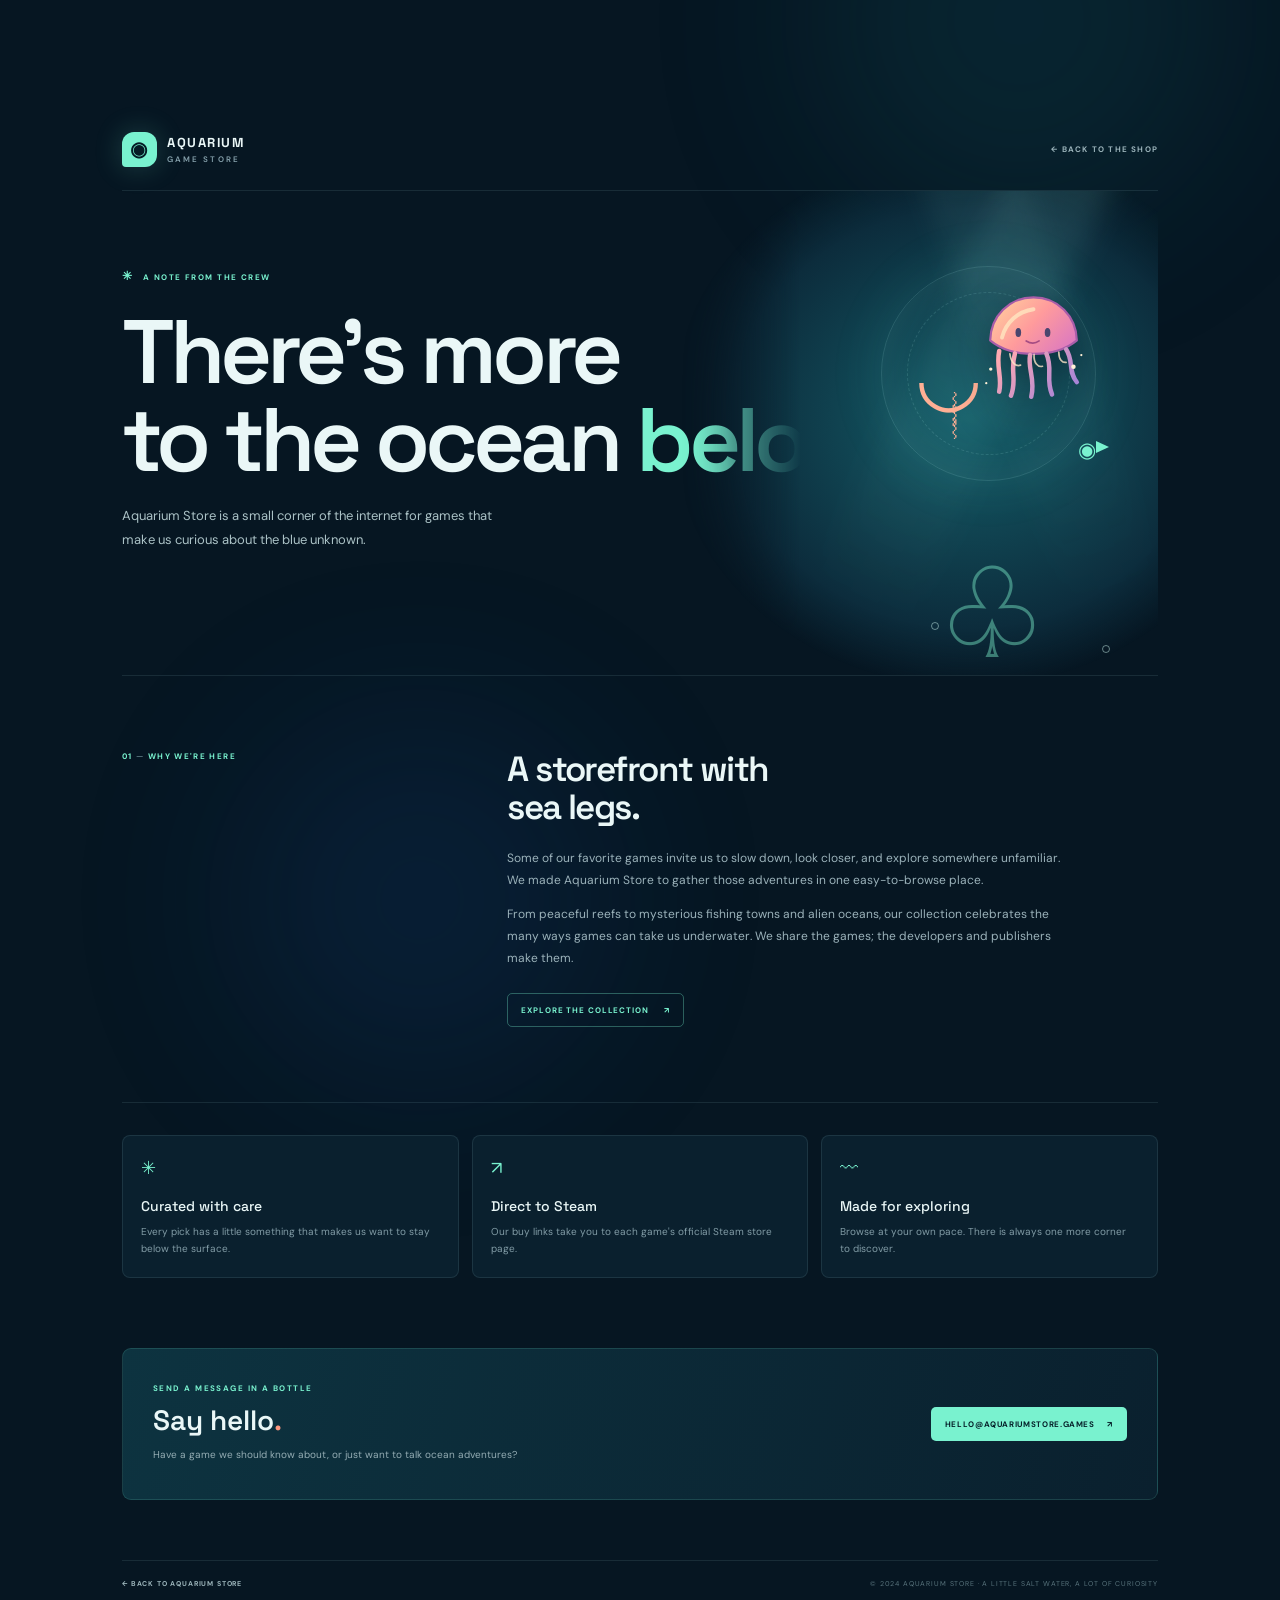
<file: about.html>
<!doctype html>
<html lang="en">
<head>
  <meta charset="utf-8"><meta name="viewport" content="width=device-width, initial-scale=1"><meta name="theme-color" content="#071c2b">
  <meta name="description" content="Meet the crew behind Aquarium Store, an independent guide to games inspired by the sea.">
  <title>About us — Aquarium Store</title><link rel="preconnect" href="https://fonts.googleapis.com"><link rel="preconnect" href="https://fonts.gstatic.com" crossorigin><link href="https://fonts.googleapis.com/css2?family=DM+Sans:wght@400;500;600;700&family=Space+Grotesk:wght@400;500;600;700&display=swap" rel="stylesheet"><link rel="stylesheet" href="styles.css"><link rel="stylesheet" href="illustrations.css"><link rel="stylesheet" href="frame.css">
</head>
<body class="about-page"><div class="ambient ambient-one"></div><div class="ambient ambient-two"></div>
  <div class="about-shell">
    <header class="about-nav"><a class="brand" href="index.html"><span class="brand-mark">◉</span><span>AQUARIUM<span class="brand-small">GAME STORE</span></span></a><a class="back-link" href="index.html">← BACK TO THE SHOP</a></header>
    <main>
      <section class="about-hero"><span class="eyebrow"><span class="tiny-star">✳</span> A NOTE FROM THE CREW</span><h1>There's more<br>to the ocean <em>below.</em></h1><p class="about-lead">Aquarium Store is a small corner of the internet for games that make us curious about the blue unknown.</p><div class="about-hero-art"><div class="about-moon"></div><div class="about-ray ray-one"></div><div class="about-ray ray-two"></div><div class="about-jelly">◡<span>〰〰〰</span></div><div class="about-fish">◉<i></i></div><div class="about-coral">♧</div><div class="about-bubble ab1"></div><div class="about-bubble ab2"></div><img class="about-wildlife" src="assets/jellyfish.svg" alt="Illustrated jellyfish drifting in blue water"></div></section>
      <section class="about-story"><div class="story-label">01 <span>—</span> WHY WE'RE HERE</div><div class="story-copy"><h2>A storefront with<br>sea legs.</h2><p>Some of our favorite games invite us to slow down, look closer, and explore somewhere unfamiliar. We made Aquarium Store to gather those adventures in one easy-to-browse place.</p><p>From peaceful reefs to mysterious fishing towns and alien oceans, our collection celebrates the many ways games can take us underwater. We share the games; the developers and publishers make them.</p><a class="outline-link" href="index.html#games">EXPLORE THE COLLECTION <span>↗</span></a></div></section>
      <section class="values"><div class="value-card"><span>✳</span><h3>Curated with care</h3><p>Every pick has a little something that makes us want to stay below the surface.</p></div><div class="value-card"><span>↗</span><h3>Direct to Steam</h3><p>Our buy links take you to each game's official Steam store page.</p></div><div class="value-card"><span>〰</span><h3>Made for exploring</h3><p>Browse at your own pace. There is always one more corner to discover.</p></div></section>
      <section class="contact" id="contact"><div><span class="eyebrow">SEND A MESSAGE IN A BOTTLE</span><h2>Say hello<span class="heading-period">.</span></h2><p>Have a game we should know about, or just want to talk ocean adventures?</p></div><a class="contact-button" href="mailto:hello@aquariumstore.games">HELLO@AQUARIUMSTORE.GAMES <span>↗</span></a></section>
    </main>
    <footer class="about-footer"><a href="index.html">← BACK TO AQUARIUM STORE</a><span>© 2024 AQUARIUM STORE · A LITTLE SALT WATER, A LOT OF CURIOSITY</span></footer>
  </div>
</body></html>
</file>
<file: styles.css>
:root{--ink:#eaf7f7;--muted:#87a2ad;--deep:#061622;--panel:#0a202e;--panel-2:#0c2635;--line:rgba(155,203,211,.12);--mint:#79f2cf;--aqua:#4ac9d3;--coral:#ff987f;--display:'Space Grotesk',sans-serif;--body:'DM Sans',sans-serif}*{box-sizing:border-box}html{scroll-behavior:smooth}body{margin:0;background:var(--deep);color:var(--ink);font-family:var(--body);font-size:14px;min-height:100vh;overflow-x:hidden}a{color:inherit;text-decoration:none}button{font:inherit;color:inherit}.ambient{position:fixed;z-index:-1;pointer-events:none;border-radius:50%;filter:blur(90px);opacity:.15}.ambient-one{width:420px;height:420px;background:#147a82;top:-190px;right:28%}.ambient-two{width:380px;height:380px;background:#1451a0;bottom:-190px;left:18%}.app-shell{width:min(1600px,100%);min-height:100vh;margin:auto;display:grid;grid-template-columns:220px minmax(0,1fr) 280px;border-inline:1px solid rgba(155,203,211,.07);background:rgba(5,20,31,.82);box-shadow:0 30px 100px #020a10}.sidebar{position:sticky;top:0;height:100vh;min-height:650px;padding:28px 18px 22px;border-right:1px solid var(--line);display:flex;flex-direction:column;background:rgba(8,28,41,.88)}.brand{display:flex;gap:10px;align-items:center;font:700 13px var(--display);letter-spacing:.12em}.brand-mark{display:grid;place-items:center;width:35px;height:35px;color:#041b24;background:var(--mint);border-radius:12px 12px 12px 4px;font-size:20px;box-shadow:0 0 28px #79f2cf35}.brand-small{display:block;margin-top:3px;font:600 8px var(--body);letter-spacing:.26em;color:var(--muted)}.nav-label,.small-label{margin:53px 0 14px 10px;color:#5e7885;font-size:9px;font-weight:700;letter-spacing:.2em}.main-nav{display:grid;gap:6px}.nav-link{padding:12px 11px;border-radius:9px;color:#92a9b2;font-size:12px;transition:background .22s,color .22s,transform .22s}.nav-link:hover{color:var(--ink);background:#ffffff09;transform:translateX(3px)}.nav-link.active{color:var(--mint);background:linear-gradient(90deg,#79f2cf15,transparent);box-shadow:inset 2px 0 var(--mint)}.nav-icon{display:inline-grid;place-items:center;width:25px;margin-right:5px;font-size:16px}.sidebar-bottom{margin-top:auto;position:relative;padding:21px 15px 13px;border:1px solid var(--line);border-radius:12px;background:linear-gradient(145deg,#0e3341,#0a202d 75%);overflow:hidden}.sidebar-bottom:after{content:'';position:absolute;width:160px;height:70px;border:1px solid #79f2cf26;border-radius:50%;right:-50px;top:-38px;transform:rotate(-18deg);box-shadow:0 9px 0 -1px #79f2cf16,0 18px 0 -2px #79f2cf12}.sidebar-wave{font-size:24px;color:var(--mint)}.sidebar-bottom p{margin:14px 0;font:500 15px/1.45 var(--display)}.sidebar-bottom strong{color:var(--mint)}.sidebar-bottom>a{font-size:10px;color:#9bb2ba}.sidebar-bottom>a span{color:var(--mint)}.side-version{margin-top:24px;font-size:8px;color:#526d79;letter-spacing:.12em}.main-content{min-width:0;padding:0 36px 18px}.topbar{height:76px;display:flex;align-items:center;justify-content:space-between;border-bottom:1px solid var(--line)}.breadcrumbs,.open-label,.small-label{font-size:9px;letter-spacing:.16em;font-weight:700;color:#8ba5ae}.breadcrumbs span{color:#47616c;padding:0 8px}.top-actions{display:flex;align-items:center;gap:9px}.open-label{font-size:8px;color:#84a39d}.live-dot{width:6px;height:6px;background:var(--mint);display:inline-block;border-radius:50%;box-shadow:0 0 10px #79f2cf;animation:pulse 2s infinite}.avatar{margin-left:10px;border:1px solid #ffffff1b;border-radius:50%;width:31px;height:31px;background:#102b3b;color:var(--mint);font:700 9px var(--display)}.hero{margin:25px 0 37px}.hero-link{position:relative;min-height:275px;display:flex;overflow:hidden;border:1px solid #a6e3e01e;border-radius:13px;background:radial-gradient(ellipse at 80% 38%,#176e73 0%,#0e4c5c 28%,#103444 52%,#0b2636 100%);box-shadow:0 16px 42px #00131e70;transition:transform .35s,border-color .35s}.hero-link:hover{transform:translateY(-3px);border-color:#79f2cf70}.hero-link:before,.hero-link:after{content:'';position:absolute;inset:-50% -10%;pointer-events:none;background:linear-gradient(118deg,transparent 32%,#caf6ed08 45%,#c4ffff10 48%,transparent 61%);transform:translateX(-30%);transition:transform .8s}.hero-link:hover:before{transform:translateX(22%)}.hero-copy{position:relative;z-index:2;padding:34px 38px;max-width:390px}.eyebrow{font-size:8px;font-weight:700;letter-spacing:.18em;color:var(--mint)}.tiny-star{font-size:12px;margin-right:6px}.hero h1,.about-hero h1{font:600 clamp(38px,5vw,57px)/.98 var(--display);letter-spacing:-.055em;margin:20px 0 13px}.hero h1 em,.about-hero h1 em{color:var(--mint);font-style:normal}.hero-copy>p{max-width:300px;color:#b2c8ca;font-size:11px;line-height:1.65}.hero-cta{display:inline-flex;gap:17px;align-items:center;margin-top:15px;padding-bottom:5px;border-bottom:1px solid #79f2cf66;color:var(--mint);font-size:8px;font-weight:700;letter-spacing:.13em}.hero-cta span{font-size:13px}.hero-art{position:absolute;right:0;top:0;width:53%;height:100%;overflow:hidden}.sun-halo{position:absolute;top:16px;right:18%;width:220px;height:220px;border-radius:50%;background:radial-gradient(circle,#96e9cc2b,#8ee6e80f 45%,transparent 70%)}.sun-halo:after{content:'';position:absolute;inset:18px;border-radius:50%;border:1px solid #b5f9e525}.hero-orbit{position:absolute;right:10%;top:41px;width:220px;height:220px;border:1px solid #c7ffee21;border-radius:50%;display:grid;place-items:start center;padding-top:5px;font-size:7px;letter-spacing:.23em;color:#c1f5e85a;animation:spin 35s linear infinite}.fish{position:absolute;color:#55d7d1;font-size:19px;filter:drop-shadow(0 5px 12px #001a2a);animation:swim 7s ease-in-out infinite}.fish i,.tank-fish i,.about-fish i{position:absolute;width:0;height:0;right:-13px;top:5px;border-top:6px solid transparent;border-bottom:6px solid transparent;border-left:13px solid currentColor}.fish-one{top:76px;left:25%;transform:scale(.9)}.fish-two{top:145px;right:17%;color:#ffa383;animation-delay:-3s;transform:scale(.7)}.jelly{position:absolute;right:34%;top:88px;color:#ffc18c;font-size:65px;line-height:.7;transform-origin:center;animation:jelly 4s ease-in-out infinite;filter:drop-shadow(0 10px 20px #f6816255)}.jelly span{display:block;white-space:nowrap;font:22px var(--display);letter-spacing:-8px;transform:rotate(90deg);margin:8px 0 0 5px;color:#ff9b83}.coral{position:absolute;bottom:-26px;width:93px;height:115px;border-radius:55% 55% 0 0;background:linear-gradient(90deg,#ff80663b,#f3987459);filter:blur(.3px)}.coral:before,.coral:after{content:'';position:absolute;background:inherit;width:28px;height:82px;border-radius:50%;top:-37px;left:12px;transform:rotate(-25deg)}.coral:after{left:52px;top:-20px;transform:rotate(25deg)}.coral-a{right:21%}.coral-b{right:4%;height:82px;width:62px;background:#66dbbc40}.bubble{position:absolute;border:1px solid #c9fff655;border-radius:50%;animation:rise 7s linear infinite}.b1{width:8px;height:8px;bottom:25px;left:27%;animation-delay:-2s}.b2{width:4px;height:4px;bottom:10px;left:55%;animation-delay:-5s}.b3{width:7px;height:7px;bottom:25px;right:25%;animation-delay:-3s}.b4{width:5px;height:5px;bottom:5px;right:46%;animation-delay:-1s}.hero-index{position:absolute;right:21px;bottom:17px;font:600 9px var(--display);color:#c2d6d4aa;letter-spacing:.1em}.hero-index span{color:var(--mint);padding:0 4px}.catalog{scroll-margin-top:20px}.section-heading{display:flex;align-items:end;justify-content:space-between;margin-bottom:20px}.eyebrow.muted{color:#7a9a9e}.section-heading h2{margin:7px 0 4px;font:600 26px var(--display);letter-spacing:-.04em}.heading-period{color:var(--coral)}.section-heading p{margin:0;color:#819ba5;font-size:11px}.see-all{padding-bottom:4px;color:#94afb4;font-size:8px;font-weight:700;letter-spacing:.12em;border-bottom:1px solid #94afb44a}.see-all span{color:var(--mint);margin-left:6px}.filters{display:flex;gap:7px;overflow-x:auto;padding:1px 0 15px;scrollbar-width:none}.filters::-webkit-scrollbar{display:none}.filter-chip{white-space:nowrap;padding:8px 13px;border:1px solid var(--line);border-radius:6px;background:#091d2a;color:#89a3ac;font-size:9px;cursor:pointer;transition:.2s}.filter-chip:hover,.filter-chip.active{color:#08212b;background:var(--mint);border-color:var(--mint)}.filter-chip span{padding-left:5px;font-size:8px;opacity:.7}.game-grid{display:grid;grid-template-columns:repeat(3,minmax(0,1fr));gap:20px}.game-card{min-width:0;overflow:hidden;border:1px solid var(--line);border-radius:9px;background:linear-gradient(150deg,#0d2938,#091e2b);transition:transform .24s,border-color .2s,box-shadow .2s}.game-card:hover{transform:translateY(-6px);border-color:#7de7ca66;box-shadow:0 14px 28px #020b1299}.game-image-wrap{position:relative;aspect-ratio:1.78;background:linear-gradient(135deg,#103447,#0d5961);overflow:hidden}.game-image{width:100%;height:100%;object-fit:cover;display:block}.game-image-wrap:after{content:'';position:absolute;inset:40% 0 0;background:linear-gradient(transparent,#0616228a);pointer-events:none}.card-badge{position:absolute;z-index:1;left:9px;top:9px;padding:5px 7px;background:#071923b9;border:1px solid #ffffff22;border-radius:4px;color:#c9f6eb;font-size:7px;font-weight:700;letter-spacing:.09em;text-transform:uppercase;backdrop-filter:blur(8px)}.card-actions{position:absolute;z-index:2;right:8px;bottom:8px;display:flex;gap:5px}.icon-action{width:27px;height:27px;display:grid;place-items:center;border:1px solid #ffffff54;border-radius:50%;background:#061923bd;color:#e5ffff;backdrop-filter:blur(6px);font-size:10px;transition:.2s}.icon-action:hover{background:var(--mint);color:#06202a;transform:scale(1.1)}.game-info{padding:11px 11px 10px}.game-meta{display:flex;justify-content:space-between;align-items:center;color:#6e8a95;font-size:8px;text-transform:uppercase;letter-spacing:.1em}.game-rating{color:#ffc878}.game-info h3{font:600 14px var(--display);letter-spacing:-.025em;margin:9px 0 5px;white-space:nowrap;overflow:hidden;text-overflow:ellipsis}.game-info p{height:31px;margin:0;color:#8ba4ad;font-size:9px;line-height:1.55;overflow:hidden}.card-bottom{display:flex;align-items:center;justify-content:space-between;margin-top:11px;padding-top:9px;border-top:1px solid var(--line)}.price{font:600 11px var(--display);color:#e7f2ef}.steam-buy{padding:6px 9px;border-radius:4px;background:#143e44;color:var(--mint);font-size:8px;font-weight:700;letter-spacing:.07em;transition:.2s}.steam-buy:hover{background:var(--mint);color:#07202b}.empty-state{padding:30px;color:var(--muted);text-align:center}.main-footer{display:flex;justify-content:space-between;margin-top:30px;padding:16px 0 3px;border-top:1px solid var(--line);font-size:7px;letter-spacing:.16em;color:#58727b}.main-footer b{color:var(--mint);padding-left:7px}.right-rail{position:sticky;top:0;height:100vh;min-height:650px;padding:27px 19px 18px;border-left:1px solid var(--line);display:flex;flex-direction:column;background:rgba(8,28,41,.76)}.rail-top{display:flex;justify-content:space-between;align-items:center}.rail-top .small-label{margin:0;font-size:8px}.dots{border:0;background:none;color:#78949d;letter-spacing:2px;font-size:10px}.tank-card{margin-top:23px;border:1px solid var(--line);border-radius:9px;background:#091d2b;overflow:hidden}.tank-top{height:34px;display:flex;justify-content:space-between;align-items:center;padding:0 11px;color:#b1c6c9;font-size:7px;font-weight:700;letter-spacing:.12em}.tank-top span:last-child{font-size:7px;color:var(--mint)}.tank-top .live-dot{margin-right:6px}.tank-scene{height:152px;position:relative;overflow:hidden;background:radial-gradient(ellipse at 48% 30%,#267f8277,#124250 45%,#0a2b3b 100%)}.tank-scene:before{content:'';position:absolute;inset:0;background:linear-gradient(150deg,#d8fffa10,transparent 60%)}.tank-glow{position:absolute;left:33%;top:-67px;width:150px;height:170px;background:#b9fff62b;filter:blur(27px);border-radius:50%}.tank-fish{position:absolute;top:57px;left:22%;font-size:15px;color:#78f2d0;animation:swim 6s ease-in-out infinite}.tf-two{top:92px;left:68%;color:#ffc18c;animation-delay:-2.4s;transform:scale(.72)}.tank-jelly{position:absolute;top:42px;left:46%;font-size:45px;color:#ffad91;line-height:.7;animation:jelly 3.5s ease-in-out infinite}.tank-jelly span{font:14px var(--display);display:block;transform:rotate(90deg);letter-spacing:-5px;margin:8px 0 0 7px}.tank-coral{position:absolute;bottom:2px;left:48%;font-size:45px;color:#6ee2bd66;transform:scaleX(1.3)}.tank-floor{position:absolute;left:-10%;right:-10%;height:24px;bottom:-12px;border-radius:50%;background:#0d2b35;border-top:1px solid #98e9d329}.tank-caption{padding:11px 12px 13px}.tank-caption strong,.tank-caption span{display:block}.tank-caption strong{font:500 11px var(--display)}.tank-caption span{margin-top:4px;color:#78939d;font-size:9px}.rail-section{margin-top:27px}.rail-title{display:flex;justify-content:space-between;margin-bottom:13px;font-size:8px;font-weight:700;letter-spacing:.14em;color:#a7bbc0}.rail-title a{color:#75d9c0;font-size:7px}.note-row{display:flex;align-items:center;gap:10px;padding:11px 0;border-top:1px solid var(--line)}.note-icon{width:29px;height:29px;border-radius:7px;display:grid;place-items:center;font-size:14px}.coral-icon{color:var(--coral);background:#ff987f14}.blue-icon{color:#68d8dd;background:#68d8dd14}.mint-icon{color:var(--mint);background:#79f2cf14}.note-row strong,.note-row small{display:block}.note-row strong{font-size:9px;font-weight:600}.note-row small{margin-top:3px;color:#738e99;font-size:8px}.feature-card{position:relative;margin-top:22px;padding:15px 14px 13px;border:1px solid var(--line);border-radius:9px;overflow:hidden;background:linear-gradient(145deg,#123d48,#0a202d)}.feature-card>.eyebrow{font-size:7px}.feature-art{height:81px;position:relative;display:grid;place-items:center}.feature-art>span{position:relative;z-index:1;font-size:42px;filter:drop-shadow(0 0 18px #ffcf7e80);animation:float 4s ease-in-out infinite}.fa-bubble{position:absolute;width:6px;height:6px;border:1px solid #d5fff45c;border-radius:50%;top:25px;left:30%;animation:rise 4s linear infinite}.fa-bubble:last-child{left:66%;top:38px;animation-delay:-2s}.feature-card h3{margin:0 0 13px;font:500 14px/1.25 var(--display)}.feature-card>a{color:var(--mint);font-size:7px;font-weight:700;letter-spacing:.13em}.feature-card>a span{margin-left:8px}.rail-footer{margin-top:auto;display:grid;gap:7px;font-size:7px;font-weight:700;letter-spacing:.13em;color:#82a0a8}.rail-footer a{color:var(--mint)}.rail-footer span{color:#4f6c78;font-weight:500}.cursor-glow{position:fixed;z-index:-1;top:var(--mouse-y,50%);left:var(--mouse-x,50%);width:290px;height:290px;border-radius:50%;pointer-events:none;background:radial-gradient(circle,#58d9cf0c,transparent 68%);transform:translate(-50%,-50%);transition:top .15s,left .15s}.about-shell{width:min(1120px,100%);margin:auto;padding:0 42px}.about-nav{height:83px;display:flex;align-items:center;justify-content:space-between;border-bottom:1px solid var(--line)}.back-link{font-size:8px;font-weight:700;letter-spacing:.15em;color:#9bb3ba;transition:color .2s}.back-link:hover,.about-footer a:hover{color:var(--mint)}.about-hero{position:relative;min-height:485px;padding:75px 0 60px;border-bottom:1px solid var(--line);overflow:hidden}.about-hero h1{font-size:clamp(54px,8vw,90px);margin:24px 0 20px}.about-lead{max-width:390px;font-size:13px;line-height:1.8;color:#abc2c6}.about-hero-art{position:absolute;right:0;top:0;width:46%;height:100%;overflow:hidden;background:radial-gradient(ellipse at 60% 47%,#155e69,#0c2c3c 58%,transparent 74%);mask-image:linear-gradient(90deg,transparent 0%,black 25%)}.about-moon{position:absolute;width:215px;height:215px;border-radius:50%;border:1px solid #b5fff526;right:13%;top:75px;box-shadow:inset 0 0 45px #9ffff218,0 0 60px #59d8ca17}.about-moon:after{content:'';position:absolute;inset:25px;border:1px dashed #b5fff523;border-radius:50%}.about-ray{position:absolute;top:-15%;width:100px;height:130%;background:linear-gradient(#a9fff51c,transparent 80%);filter:blur(13px);transform:rotate(25deg)}.ray-one{right:35%}.ray-two{right:10%;transform:rotate(-19deg);opacity:.65}.about-jelly{position:absolute;right:37%;top:160px;font-size:77px;line-height:.7;color:#ffaf94;animation:jelly 4s ease-in-out infinite}.about-jelly span{display:block;font-size:21px;letter-spacing:-8px;transform:rotate(90deg);margin:9px 0 0 8px}.about-fish{position:absolute;right:13%;top:245px;color:var(--mint);font-size:21px;animation:swim 6s ease-in-out infinite}.about-coral{position:absolute;right:23%;bottom:-21px;color:#76e2c17a;font-size:125px}.about-bubble{position:absolute;width:8px;height:8px;border:1px solid #d6fff975;border-radius:50%;animation:rise 7s linear infinite}.ab1{right:46%;bottom:45px}.ab2{right:10%;bottom:22px;animation-delay:-3s}.about-story{display:grid;grid-template-columns:1fr 2fr;gap:60px;padding:75px 0;border-bottom:1px solid var(--line)}.story-label{font-size:8px;font-weight:700;letter-spacing:.17em;color:var(--mint)}.story-label span{color:#56717b}.story-copy h2{font:600 35px/1.08 var(--display);letter-spacing:-.045em;margin:0 0 20px}.story-copy p{max-width:570px;color:#9bb2ba;font-size:12px;line-height:1.85}.outline-link{display:inline-flex;gap:15px;margin-top:11px;padding:11px 13px;border:1px solid #79f2cf55;border-radius:5px;color:var(--mint);font-size:8px;font-weight:700;letter-spacing:.11em;transition:.2s}.outline-link:hover{background:var(--mint);color:#06202a}.values{display:grid;grid-template-columns:repeat(3,1fr);gap:13px;padding:32px 0 70px}.value-card{padding:20px 18px;border:1px solid var(--line);border-radius:8px;background:#0a202e}.value-card>span{color:var(--mint);font-size:18px}.value-card h3{margin:17px 0 8px;font:500 14px var(--display)}.value-card p{margin:0;color:#829ca6;font-size:10px;line-height:1.7}.contact{display:flex;align-items:center;justify-content:space-between;padding:28px 30px;margin-bottom:60px;border:1px solid #79f2cf26;border-radius:9px;background:linear-gradient(105deg,#0d3340,#0a202e)}.contact h2{font:600 28px var(--display);margin:7px 0}.contact p{font-size:10px;color:#95adb4}.contact-button{padding:12px 14px;border-radius:5px;background:var(--mint);color:#06212a;font-size:8px;font-weight:700;letter-spacing:.08em;transition:transform .2s}.contact-button:hover{transform:translateY(-2px)}.contact-button span{margin-left:10px}.about-footer{display:flex;justify-content:space-between;padding:18px 0 24px;border-top:1px solid var(--line);font-size:7px;letter-spacing:.12em;color:#59747d}.about-footer a{color:#9cb5bb;font-weight:700}.about-page{min-height:100vh}.about-page .ambient-one{right:4%}
@keyframes pulse{50%{opacity:.45;box-shadow:0 0 2px #79f2cf}}@keyframes spin{to{transform:rotate(360deg)}}@keyframes swim{0%,100%{translate:0 0}50%{translate:13px -7px}}@keyframes jelly{0%,100%{translate:0 0;rotate:-2deg}50%{translate:0 -11px;rotate:3deg}}@keyframes rise{0%{transform:translateY(0);opacity:0}15%{opacity:.8}100%{transform:translateY(-150px);opacity:0}}@keyframes float{0%,100%{transform:translateY(0) rotate(-6deg)}50%{transform:translateY(-6px) rotate(5deg)}}
@media(max-width:1240px){.app-shell{grid-template-columns:190px minmax(0,1fr)}.right-rail{display:none}.main-content{padding-inline:32px}.game-grid{grid-template-columns:repeat(3,minmax(0,1fr))}}@media(max-width:900px){.app-shell{grid-template-columns:72px minmax(0,1fr)}.sidebar{padding:24px 10px}.brand{justify-content:center}.brand>span:last-child,.nav-label,.nav-link:not(.active){font-size:0}.nav-link{font-size:0;text-align:center;padding:12px 5px}.nav-icon{font-size:17px;margin:0}.nav-link.active{font-size:0}.sidebar-bottom{padding:12px 8px;text-align:center}.sidebar-bottom p,.sidebar-bottom>a,.side-version{display:none}.sidebar-wave{font-size:19px}.main-content{padding-inline:25px}.hero-copy{padding:32px}.hero-art{width:55%}}@media(max-width:650px){.app-shell{display:block;border:0}.sidebar{position:fixed;z-index:5;top:auto;bottom:0;left:0;right:0;width:100%;height:58px;min-height:0;padding:0 15px;border-right:0;border-top:1px solid var(--line);background:#071923f2;backdrop-filter:blur(16px);display:block}.sidebar .brand,.sidebar .nav-label,.sidebar-bottom{display:none}.main-nav{height:100%;display:flex;justify-content:space-around;align-items:center}.nav-link,.nav-link:not(.active){font-size:8px!important;display:grid;justify-items:center;gap:1px;padding:5px 8px;border-radius:6px}.nav-link.active{font-size:8px}.nav-icon{font-size:16px;width:auto;margin:0}.main-content{padding:0 17px 82px}.topbar{height:59px}.open-label{display:none}.hero{margin:16px 0 31px}.hero-link{min-height:310px}.hero-copy{padding:25px 23px;max-width:100%}.hero-copy>p{max-width:235px}.hero-art{width:100%;opacity:.72}.hero-art:after{content:'';position:absolute;inset:0;background:linear-gradient(90deg,#0b2636 0%,#0b2636d9 24%,transparent 94%)}.hero-copy{z-index:2}.hero h1{font-size:47px}.section-heading h2{font-size:23px}.section-heading p{font-size:10px}.see-all{font-size:7px}.game-grid{grid-template-columns:repeat(2,minmax(0,1fr));gap:12px}.game-info{padding:9px}.game-info h3{font-size:12px}.game-info p{font-size:8px;height:34px}.card-bottom{margin-top:8px}.steam-buy{padding:6px}.main-footer{font-size:6px}.about-shell{padding:0 20px}.about-nav{height:68px}.about-hero{min-height:475px;padding-top:66px}.about-hero-art{width:100%;opacity:.55}.about-hero-art:after{content:'';position:absolute;inset:0;background:linear-gradient(90deg,#061622 0%,#061622bb 35%,transparent)}.about-hero h1{font-size:62px}.about-lead{position:relative;z-index:1;max-width:300px}.about-story{grid-template-columns:1fr;gap:24px;padding:50px 0}.story-copy h2{font-size:31px}.values{grid-template-columns:1fr;padding:25px 0 45px}.value-card{padding:16px}.value-card h3{margin:10px 0 5px}.contact{display:block;padding:22px;margin-bottom:42px}.contact-button{display:inline-block;margin-top:10px}.about-footer{display:grid;gap:11px;font-size:6px}}
@media(max-width:380px){.game-grid{grid-template-columns:1fr}.game-image-wrap{aspect-ratio:1.9}.section-heading{align-items:start}.see-all{margin-top:24px}.hero h1{font-size:42px}}
@media(prefers-reduced-motion:reduce){*,*::before,*::after{scroll-behavior:auto!important;animation-duration:.01ms!important;animation-iteration-count:1!important;transition-duration:.01ms!important}}
</file>
<file: illustrations.css>
.hero-fish,.hero-jelly{position:absolute;z-index:3;object-fit:contain;filter:drop-shadow(0 8px 12px #00182488);pointer-events:none}.hero-fish{width:94px;height:76px;left:18%;top:130px;animation:illustration-swim 7s ease-in-out infinite}.hero-jelly{width:86px;height:96px;right:11%;top:22px;animation:illustration-float 4.4s ease-in-out infinite reverse}
.about-wildlife{position:absolute;z-index:2;right:12%;top:82px;width:135px;height:155px;object-fit:contain;filter:drop-shadow(0 15px 18px #00182488);animation:illustration-float 5s ease-in-out infinite reverse}.about-jelly,.about-fish,.about-coral{z-index:1}.about-bubble{z-index:3}
@keyframes illustration-float{0%,100%{translate:0 0;rotate:-2deg}50%{translate:0 -7px;rotate:2deg}}@keyframes illustration-swim{0%,100%{translate:0 0;rotate:-2deg}50%{translate:10px -5px;rotate:3deg}}
@media(max-width:900px){.hero-fish{left:24%;top:142px;width:82px;height:66px}}
@media(max-width:650px){.hero-fish{left:51%;top:180px;width:72px;height:58px}.hero-jelly{right:9%;top:24px;width:70px;height:80px}.about-wildlife{right:4%;top:119px;width:155px;height:160px}}
@media(prefers-reduced-motion:reduce){.hero-fish,.hero-jelly,.about-wildlife{animation:none}}
</file>
<file: frame.css>
:root{--frame-top-gap:12vh;--frame-bottom-gap:4vh}
.frame-brand{position:fixed;z-index:10;top:max(0px,calc((var(--frame-top-gap) - 82px)/2));left:50%;display:grid;justify-items:center;gap:3px;padding:3px 14px;color:#e8fffb;transform:translateX(-50%)}
.frame-brand-main{display:flex;align-items:center;gap:12px}
.ray-logo{width:58px;height:46px;overflow:visible;filter:drop-shadow(0 0 8px #61e4d522);transform-origin:50% 55%;animation:ray-drift var(--ray-speed,5s) ease-in-out var(--ray-delay,0s) infinite}
@keyframes ray-drift{0%,100%{transform:translateY(0) rotate(0) scale(1);filter:drop-shadow(0 0 5px #79f2cf20)}24%{transform:translateY(-3px) rotate(-4deg) scale(1.04);filter:drop-shadow(0 0 11px #79f2cf86)}48%{transform:translateY(1px) rotate(2deg) scale(1.02);filter:drop-shadow(0 0 7px #79f2cf4d)}73%{transform:translateY(-2px) rotate(5deg) scale(1.06);filter:drop-shadow(0 0 13px #79f2cf9c)}}
.frame-brand-word{display:flex;font:700 27px/.95 var(--display);letter-spacing:0;text-shadow:0 2px 18px #4ac9d322}
.frame-brand-word span{display:inline-block;letter-spacing:.12em;transform-origin:50% 85%;animation:letter-tide var(--letter-speed,4s) ease-in-out var(--letter-delay,0s) infinite}
.frame-brand-word span:hover{filter:brightness(1.35)}
.frame-brand-tagline{display:grid;justify-items:center;gap:4px;margin-top:3px;color:#a9c8c8;font:600 8px var(--body);letter-spacing:.1em;white-space:nowrap}
.frame-brand-tagline span{color:var(--mint);font-size:13px;line-height:.8;animation:dive-arrow 1.5s ease-in-out infinite}
@keyframes dive-arrow{50%{transform:translateY(3px);opacity:.65}}
@keyframes letter-tide{0%,62%,100%{color:#e8fffb;filter:brightness(1);transform:translateY(0) rotate(0) scale(1);text-shadow:0 2px 18px #4ac9d322}68%{color:#a8ffe4;filter:brightness(1.45);transform:translateY(-3px) rotate(-4deg) scale(1.09);text-shadow:0 0 9px #79f2cf,0 0 23px #79f2cfb0}76%{color:#c9fff1;filter:brightness(1.2);transform:translateY(1px) rotate(3deg) scale(1.03);text-shadow:0 0 13px #79f2cfb0}84%{color:#e8fffb;filter:brightness(1);transform:translateY(0) rotate(0) scale(1);text-shadow:0 2px 18px #4ac9d322}}
.app-shell{width:84vw;margin-top:var(--frame-top-gap);margin-bottom:var(--frame-bottom-gap);height:calc(100vh - var(--frame-top-gap) - var(--frame-bottom-gap));min-height:0;overflow:hidden;border-radius:15px}
.sidebar,.right-rail{position:relative;top:auto;height:100%;min-height:0;overflow-y:auto;overscroll-behavior:contain}
.main-content{height:100%;min-height:0;overflow-y:auto;overscroll-behavior:contain;scrollbar-width:thin;scrollbar-color:#245563 transparent}
.main-content::-webkit-scrollbar,.sidebar::-webkit-scrollbar,.right-rail::-webkit-scrollbar{width:5px}
.main-content::-webkit-scrollbar-thumb,.sidebar::-webkit-scrollbar-thumb,.right-rail::-webkit-scrollbar-thumb{background:#245563;border-radius:10px}
.sidebar{border-top-left-radius:15px;border-bottom-left-radius:15px}
.right-rail{border-top-right-radius:15px;border-bottom-right-radius:15px}
.about-shell{margin-block:var(--frame-top-gap) var(--frame-bottom-gap)}
@media(max-width:650px){
  .frame-brand{top:max(0px,calc((var(--frame-top-gap) - 68px)/2));gap:2px;padding:2px 8px}
  .frame-brand-main{gap:8px}
  .ray-logo{width:43px;height:36px}
  .frame-brand-word{font-size:20px}
  .frame-brand-word span{letter-spacing:.1em}
  .frame-brand-tagline{font-size:7px;letter-spacing:.08em}
  .app-shell{display:block;margin-top:var(--frame-top-gap);margin-bottom:var(--frame-bottom-gap);margin-inline:auto;height:calc(100vh - var(--frame-top-gap) - var(--frame-bottom-gap));height:calc(100dvh - var(--frame-top-gap) - var(--frame-bottom-gap));min-height:0;overflow:hidden;border-radius:12px}
  .sidebar{position:absolute;top:auto;bottom:0;left:0;right:0;width:100%;height:58px;min-height:0;border-radius:0}
  .right-rail{top:0;height:auto}
  .main-content{height:calc(100% - 58px);min-height:0;overflow-y:auto;overscroll-behavior:contain}
  .about-shell{margin-block:var(--frame-top-gap) var(--frame-bottom-gap)}
}
@media(max-height:910px) and (min-width:651px){.frame-brand{transform:translateX(-50%) scale(.78);transform-origin:top center}}
@media(max-height:650px) and (max-width:650px){.frame-brand{transform:translateX(-50%) scale(.82);transform-origin:top center}}
@media(prefers-reduced-motion:reduce){.frame-brand-word span,.ray-logo,.frame-brand-tagline span{animation:none}}
</file>
